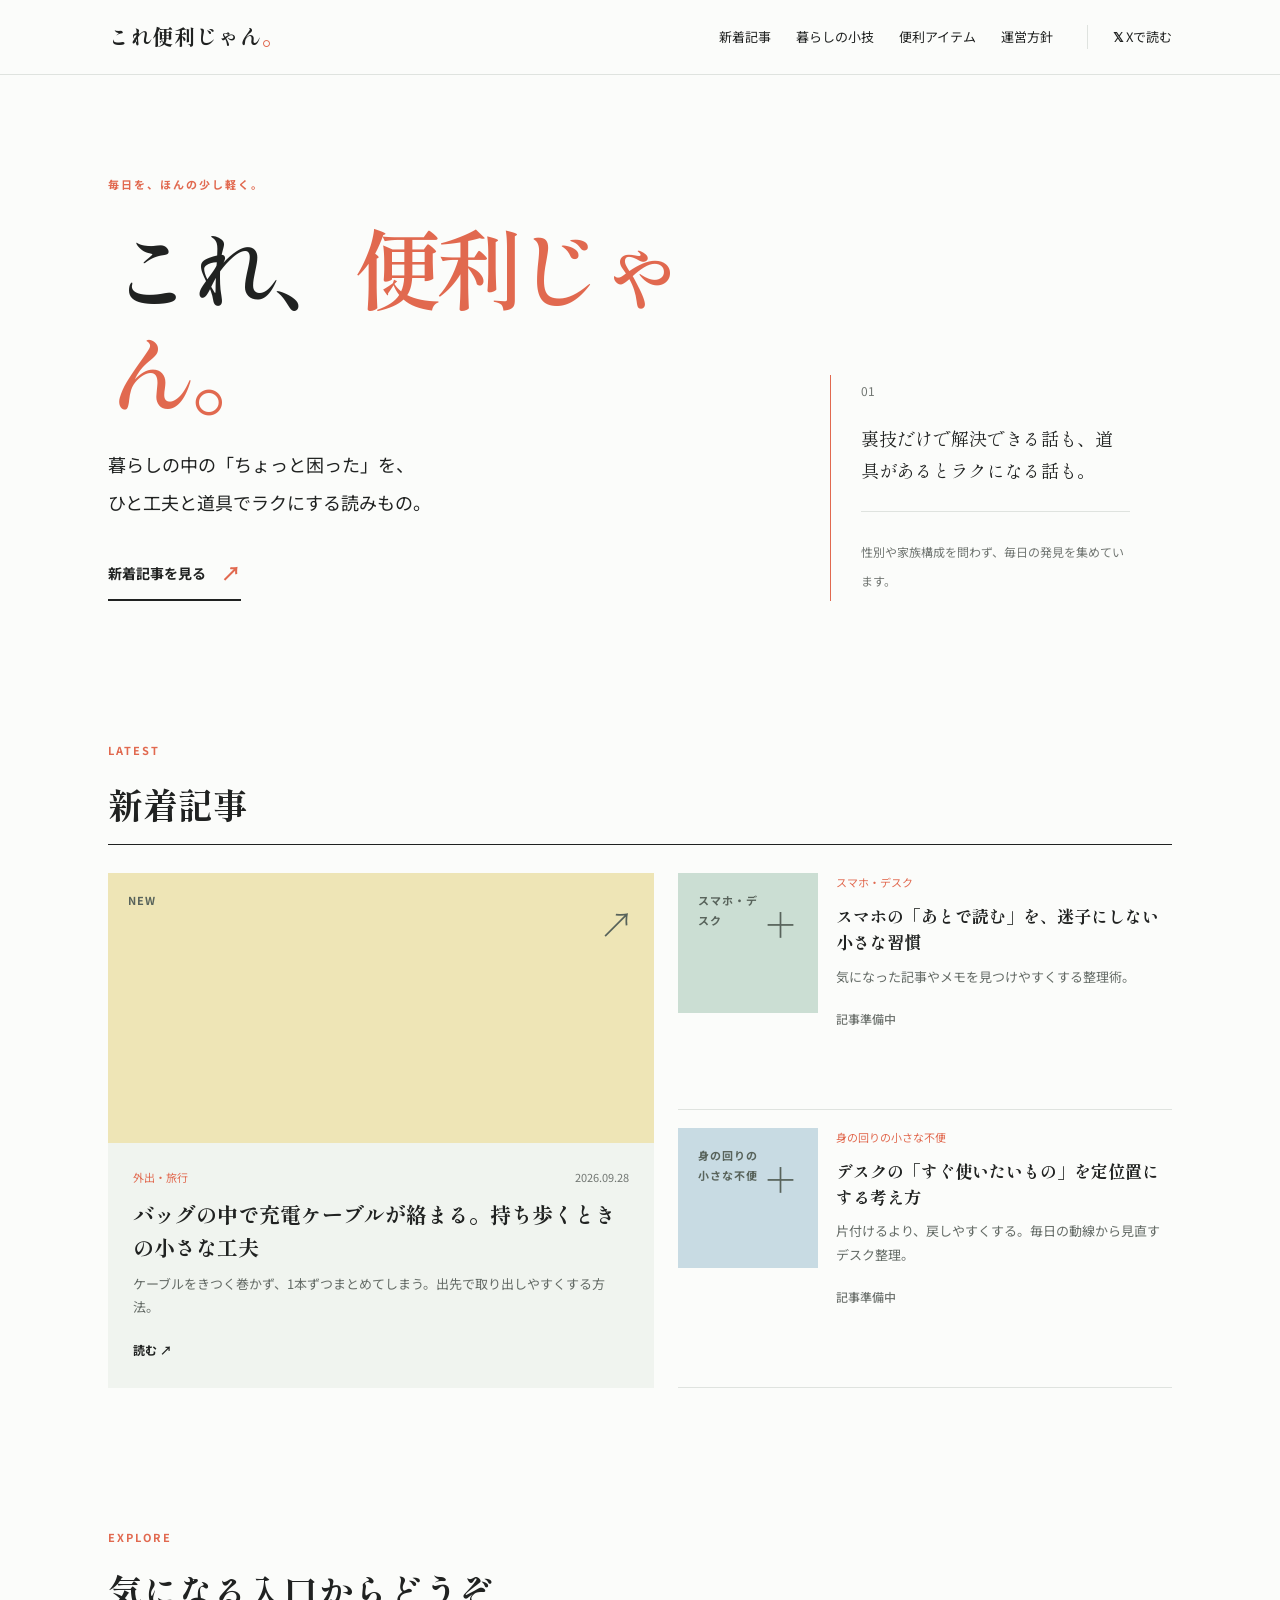
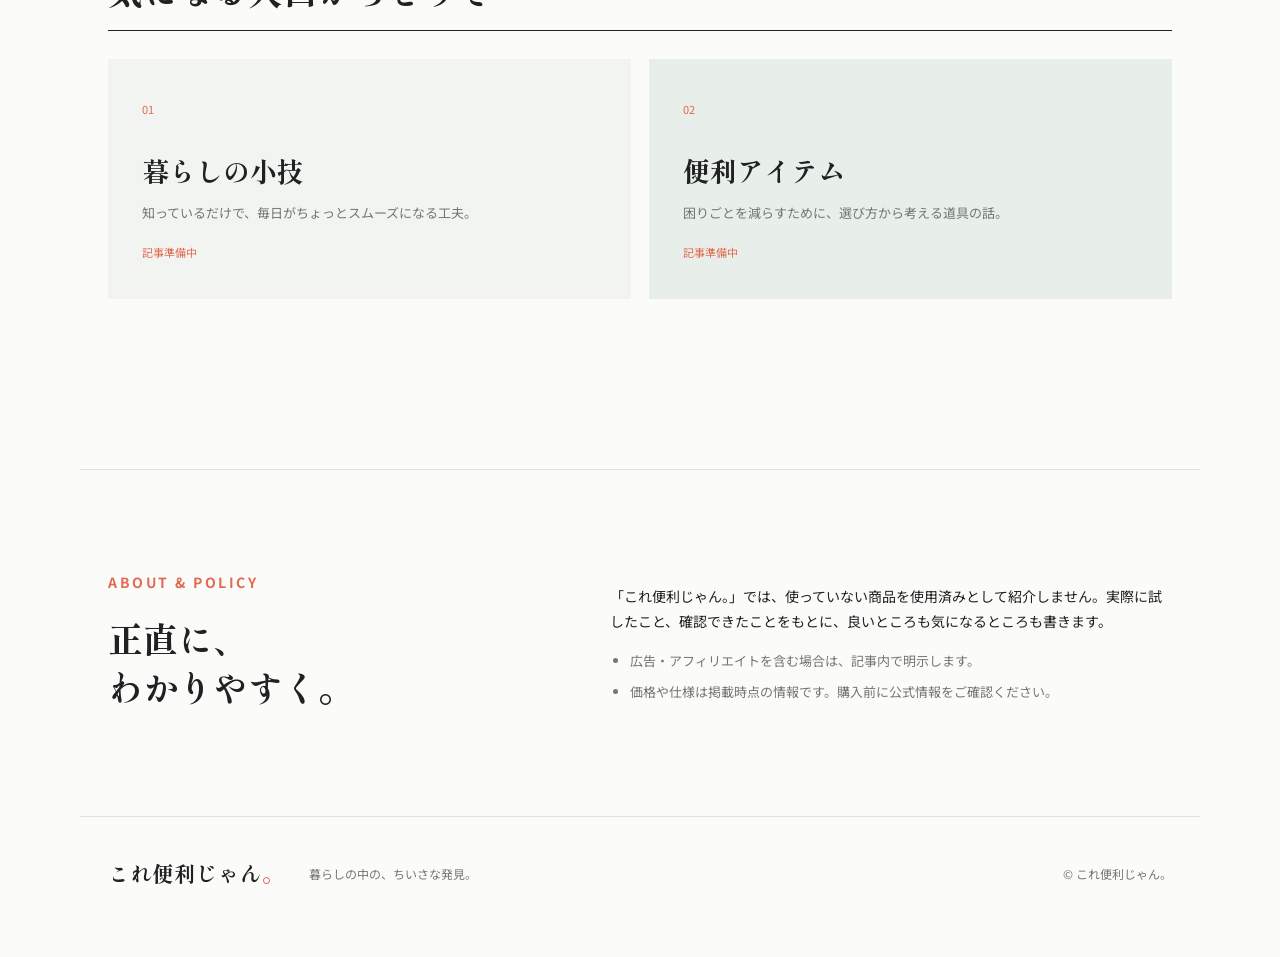
<file: index.html>
<!doctype html>
<html lang="ja">
<head>
  <meta charset="utf-8">
  <meta name="viewport" content="width=device-width, initial-scale=1">
  <meta name="description" content="暮らしの中のちょっとした不便を、ひと工夫と道具でラクにする読みもの。">
  <title>これ便利じゃん。| 暮らしの小さな発見</title>
  <link rel="stylesheet" href="./style.css">
</head>
<body>
<header class="site-header"><div class="header-inner"><a class="logo" href="./">これ便利じゃん<span>。</span></a><nav><a href="#new">新着記事</a><a href="#tips">暮らしの小技</a><a href="#items">便利アイテム</a><a href="#about">運営方針</a></nav><a class="x-link" href="https://x.com/SG3wuEgN3fQJinp" target="_blank" rel="noopener noreferrer"><b>𝕏</b> Xで読む</a></div></header>
<main>
<section class="intro"><div><p class="kicker">毎日を、ほんの少し軽く。</p><h1>これ、<em>便利じゃん。</em></h1><p class="lead">暮らしの中の「ちょっと困った」を、<br>ひと工夫と道具でラクにする読みもの。</p><a class="primary" href="#new">新着記事を見る <span>↗</span></a></div><aside><small>01</small><p>裏技だけで解決できる話も、道具があるとラクになる話も。</p><hr><small>性別や家族構成を問わず、毎日の発見を集めています。</small></aside></section>
<section class="section" id="new"><div class="section-head"><div><p class="eyebrow">LATEST</p><h2>新着記事</h2></div></div><div class="articles"><a class="article featured" href="./articles/cable-carry/"><div class="visual yellow"><b>NEW</b><span>↗</span></div><div class="article-body"><div class="meta"><span>外出・旅行</span><time datetime="2026-09-28">2026.09.28</time></div><h3>バッグの中で充電ケーブルが絡まる。持ち歩くときの小さな工夫</h3><p>ケーブルをきつく巻かず、1本ずつまとめてしまう。出先で取り出しやすくする方法。</p><strong>読む ↗</strong></div></a><div class="side"><div class="article preview"><div class="visual mint"><b>スマホ・デスク</b><span>＋</span></div><div class="article-body"><div class="meta"><span>スマホ・デスク</span></div><h3>スマホの「あとで読む」を、迷子にしない小さな習慣</h3><p>気になった記事やメモを見つけやすくする整理術。</p><strong>記事準備中</strong></div></div><div class="article preview"><div class="visual blue"><b>身の回りの小さな不便</b><span>＋</span></div><div class="article-body"><div class="meta"><span>身の回りの小さな不便</span></div><h3>デスクの「すぐ使いたいもの」を定位置にする考え方</h3><p>片付けるより、戻しやすくする。毎日の動線から見直すデスク整理。</p><strong>記事準備中</strong></div></div></div></div></section>
<section class="section" id="tips"><div class="section-head"><div><p class="eyebrow">EXPLORE</p><h2>気になる入口からどうぞ</h2></div></div><div class="entries"><div><small>01</small><h3>暮らしの小技</h3><p>知っているだけで、毎日がちょっとスムーズになる工夫。</p><small>記事準備中</small></div><div id="items"><small>02</small><h3>便利アイテム</h3><p>困りごとを減らすために、選び方から考える道具の話。</p><small>記事準備中</small></div></div></section>
<section class="policy" id="about"><div><p class="eyebrow">ABOUT & POLICY</p><h2>正直に、<br>わかりやすく。</h2></div><div><p>「これ便利じゃん。」では、使っていない商品を使用済みとして紹介しません。実際に試したこと、確認できたことをもとに、良いところも気になるところも書きます。</p><ul><li>広告・アフィリエイトを含む場合は、記事内で明示します。</li><li>価格や仕様は掲載時点の情報です。購入前に公式情報をご確認ください。</li></ul></div></section>
</main><footer><a class="logo" href="./">これ便利じゃん<span>。</span></a><p>暮らしの中の、ちいさな発見。</p><small>© これ便利じゃん。</small></footer>
</body></html>
</file>
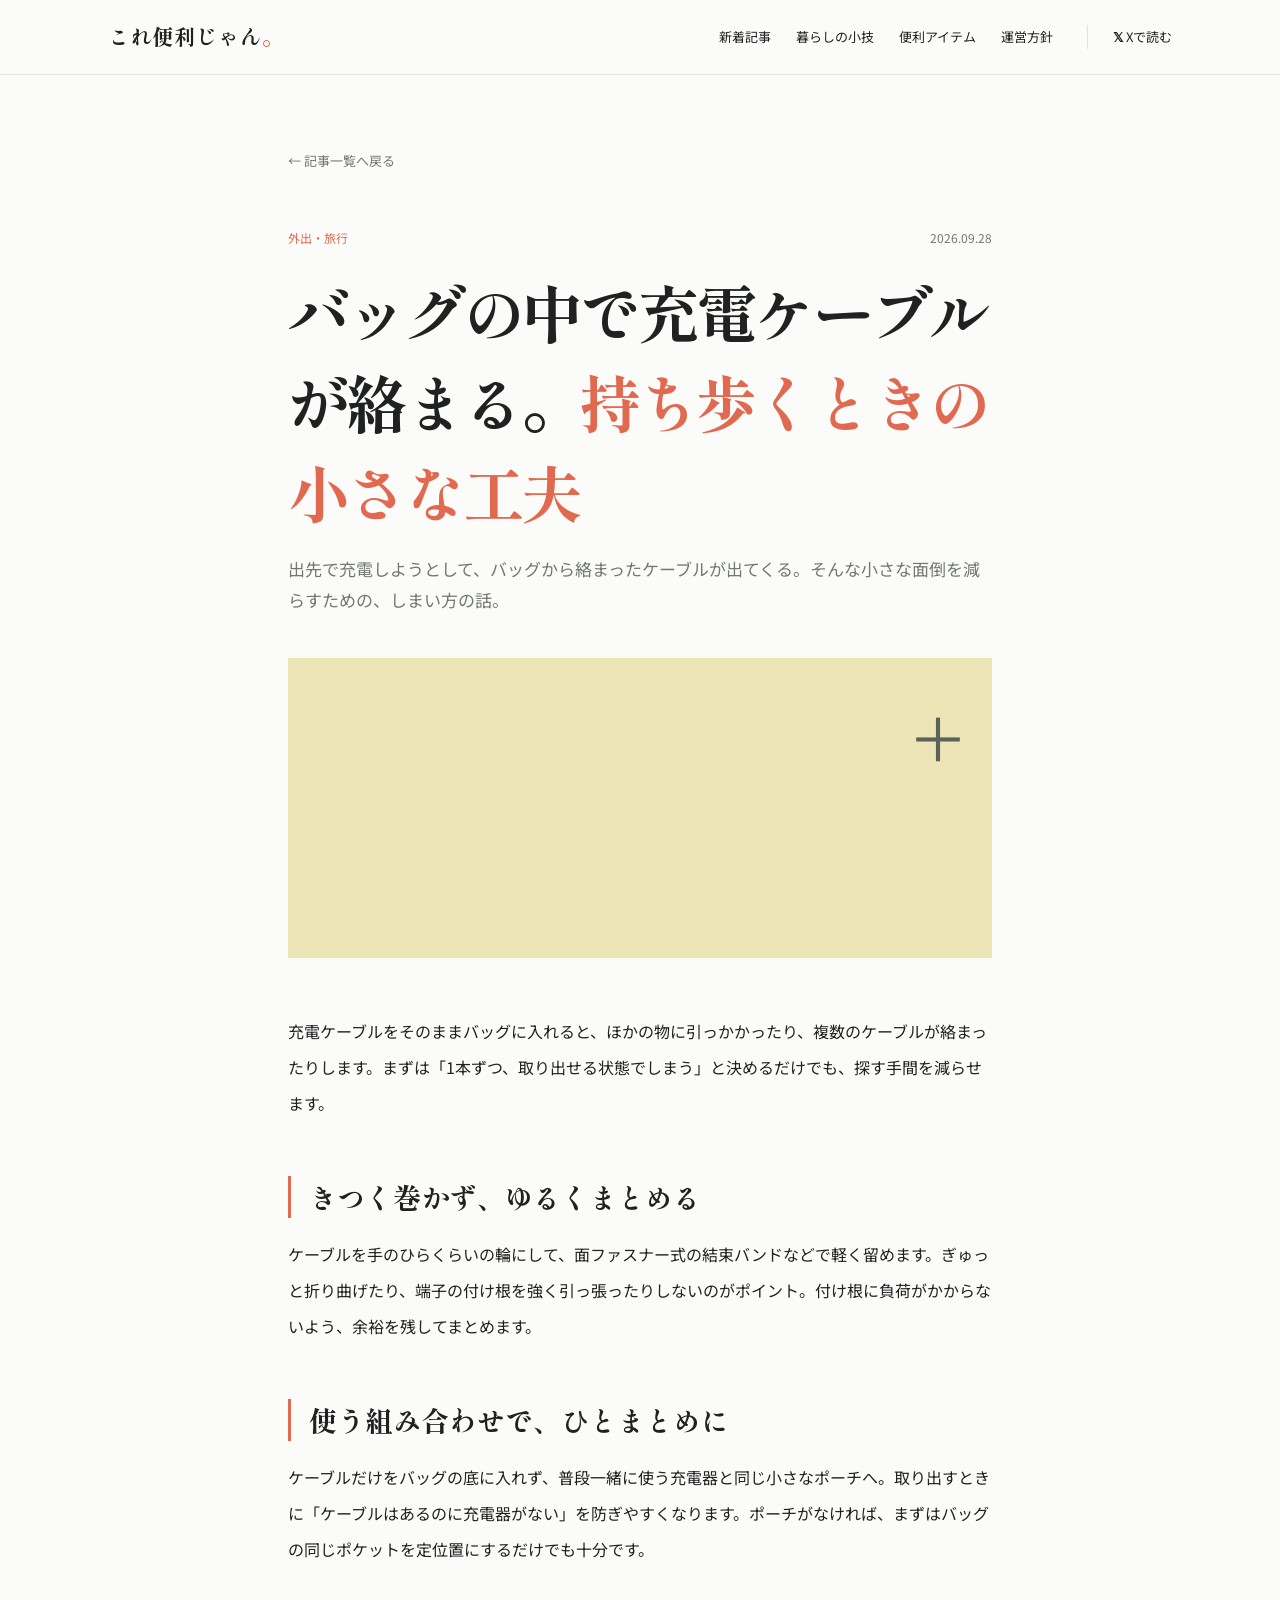
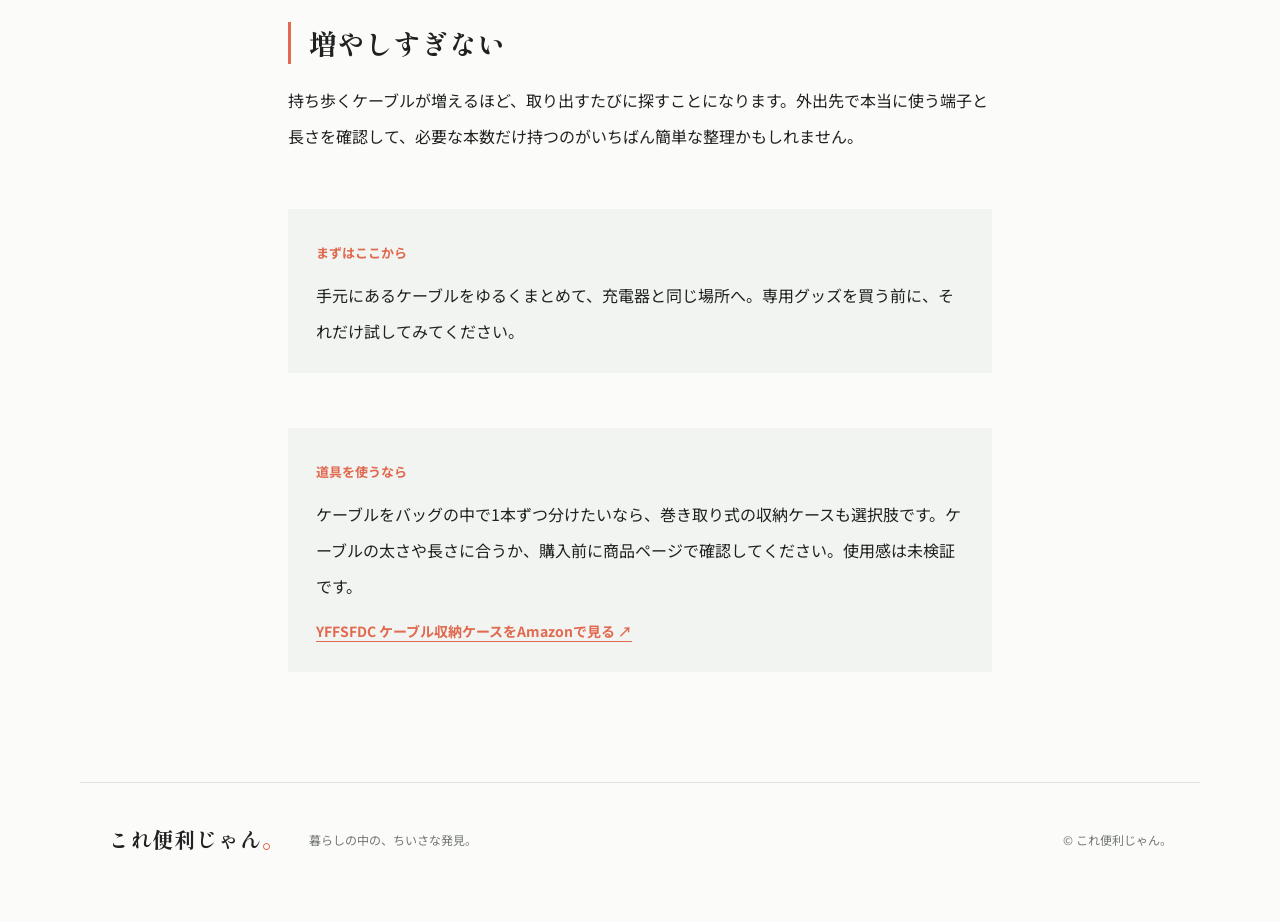
<file: articles/cable-carry/index.html>
<!doctype html>
<html lang="ja">
<head>
  <meta charset="utf-8">
  <meta name="viewport" content="width=device-width, initial-scale=1">
  <meta name="description" content="バッグの中で充電ケーブルが絡まるのを減らす、持ち歩くときのまとめ方。きつく巻かず、1本ずつしまう工夫を紹介します。">
  <title>バッグの中で充電ケーブルが絡まる。持ち歩くときの小さな工夫 | これ便利じゃん。</title>
  <link rel="stylesheet" href="../../style.css">
</head>
<body>
<header class="site-header"><div class="header-inner"><a class="logo" href="../../">これ便利じゃん<span>。</span></a><nav><a href="../../#new">新着記事</a><a href="../../#tips">暮らしの小技</a><a href="../../#items">便利アイテム</a><a href="../../#about">運営方針</a></nav><a class="x-link" href="https://x.com/SG3wuEgN3fQJinp" target="_blank" rel="noopener noreferrer"><b>𝕏</b> Xで読む</a></div></header>
<main class="article-page">
  <a class="back" href="../../#new">← 記事一覧へ戻る</a>
  <div class="meta"><span>外出・旅行</span><time datetime="2026-09-28">2026.09.28</time></div>
  <h1>バッグの中で充電ケーブルが絡まる。<em>持ち歩くときの小さな工夫</em></h1>
  <p class="article-lead">出先で充電しようとして、バッグから絡まったケーブルが出てくる。そんな小さな面倒を減らすための、しまい方の話。</p>
  <div class="article-visual yellow" aria-hidden="true"><span>＋</span></div>
  <div class="article-content">
    <p>充電ケーブルをそのままバッグに入れると、ほかの物に引っかかったり、複数のケーブルが絡まったりします。まずは「1本ずつ、取り出せる状態でしまう」と決めるだけでも、探す手間を減らせます。</p>
    <h2>きつく巻かず、ゆるくまとめる</h2>
    <p>ケーブルを手のひらくらいの輪にして、面ファスナー式の結束バンドなどで軽く留めます。ぎゅっと折り曲げたり、端子の付け根を強く引っ張ったりしないのがポイント。付け根に負荷がかからないよう、余裕を残してまとめます。</p>
    <h2>使う組み合わせで、ひとまとめに</h2>
    <p>ケーブルだけをバッグの底に入れず、普段一緒に使う充電器と同じ小さなポーチへ。取り出すときに「ケーブルはあるのに充電器がない」を防ぎやすくなります。ポーチがなければ、まずはバッグの同じポケットを定位置にするだけでも十分です。</p>
    <h2>増やしすぎない</h2>
    <p>持ち歩くケーブルが増えるほど、取り出すたびに探すことになります。外出先で本当に使う端子と長さを確認して、必要な本数だけ持つのがいちばん簡単な整理かもしれません。</p>
    <div class="article-note"><b>まずはここから</b><p>手元にあるケーブルをゆるくまとめて、充電器と同じ場所へ。専用グッズを買う前に、それだけ試してみてください。</p></div>
    <aside class="article-note product-note" aria-label="関連商品"><b>道具を使うなら</b><p>ケーブルをバッグの中で1本ずつ分けたいなら、巻き取り式の収納ケースも選択肢です。ケーブルの太さや長さに合うか、購入前に商品ページで確認してください。使用感は未検証です。</p><p><a href="https://www.amazon.co.jp/dp/B0BLNNK3S8" target="_blank" rel="noopener noreferrer">YFFSFDC ケーブル収納ケースをAmazonで見る ↗</a></p></aside>
  </div>
</main>
<footer><a class="logo" href="../../">これ便利じゃん<span>。</span></a><p>暮らしの中の、ちいさな発見。</p><small>© これ便利じゃん。</small></footer>
</body>
</html>
</file>
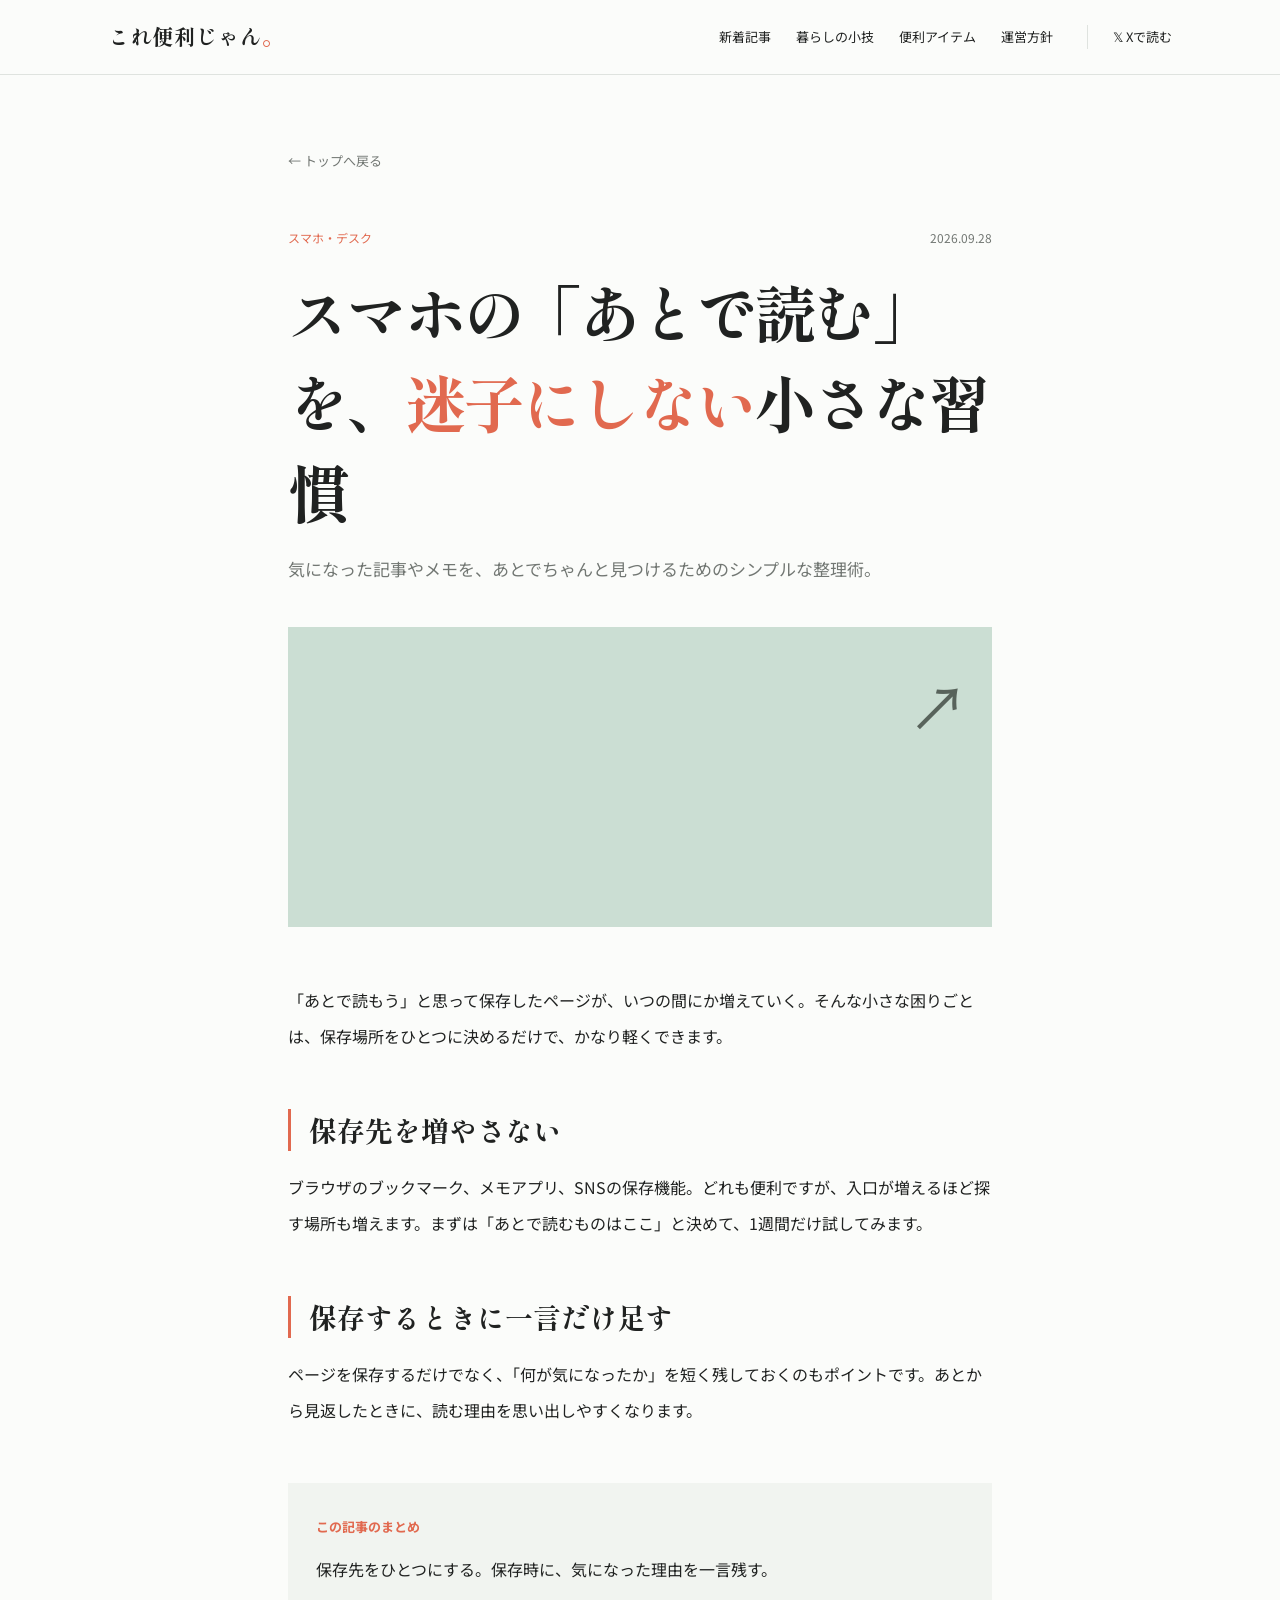
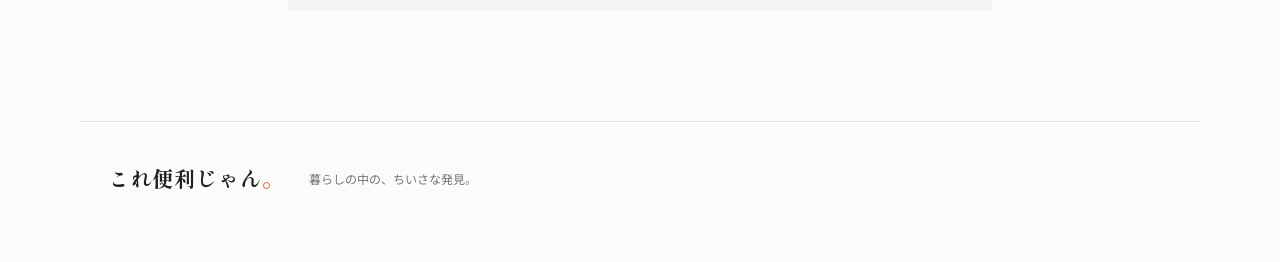
<file: articles/phone-read-later/index.html>
<!doctype html><html lang="ja"><head><meta charset="utf-8"><meta name="viewport" content="width=device-width, initial-scale=1"><meta name="description" content="スマホのあとで読むを迷子にしない小さな習慣。"><title>スマホの「あとで読む」を、迷子にしない小さな習慣 | これ便利じゃん。</title><link rel="stylesheet" href="../../style.css"></head><body><header class="site-header"><div class="header-inner"><a class="logo" href="../../">これ便利じゃん<span>。</span></a><nav><a href="../../#new">新着記事</a><a href="../../#tips">暮らしの小技</a><a href="../../#items">便利アイテム</a><a href="../../#about">運営方針</a></nav><a class="x-link" href="https://x.com/" target="_blank" rel="noreferrer">𝕏 Xで読む</a></div></header><main><article class="article-page"><a class="back" href="../../">← トップへ戻る</a><div class="meta"><span>スマホ・デスク</span><time>2026.09.28</time></div><h1>スマホの「あとで読む」を、<em>迷子にしない</em>小さな習慣</h1><p class="article-lead">気になった記事やメモを、あとでちゃんと見つけるためのシンプルな整理術。</p><div class="article-visual mint"><span>↗</span></div><div class="article-content"><p>「あとで読もう」と思って保存したページが、いつの間にか増えていく。そんな小さな困りごとは、保存場所をひとつに決めるだけで、かなり軽くできます。</p><h2>保存先を増やさない</h2><p>ブラウザのブックマーク、メモアプリ、SNSの保存機能。どれも便利ですが、入口が増えるほど探す場所も増えます。まずは「あとで読むものはここ」と決めて、1週間だけ試してみます。</p><h2>保存するときに一言だけ足す</h2><p>ページを保存するだけでなく、「何が気になったか」を短く残しておくのもポイントです。あとから見返したときに、読む理由を思い出しやすくなります。</p><div class="article-note"><b>この記事のまとめ</b><p>保存先をひとつにする。保存時に、気になった理由を一言残す。</p></div></div></article></main><footer><a class="logo" href="../../">これ便利じゃん<span>。</span></a><p>暮らしの中の、ちいさな発見。</p></footer></body></html>
</file>
<file: style.css>
@import url('https://fonts.googleapis.com/css2?family=Noto+Sans+JP:wght@400;500;700;800&family=Shippori+Mincho:wght@500;600;700&display=swap');
:root{--ink:#202221;--muted:#727773;--line:#dfe3df;--accent:#e1694f;--paper:#fbfcfa;--soft:#f1f4f0}*{box-sizing:border-box}html{scroll-behavior:smooth}body{margin:0;background:var(--paper);color:var(--ink);font-family:'Noto Sans JP',sans-serif;line-height:1.8}a{color:inherit;text-decoration:none}.site-header{border-bottom:1px solid var(--line);background:rgba(251,252,250,.95);position:sticky;top:0;z-index:2}.header-inner{max-width:1120px;margin:auto;padding:18px 28px;display:flex;align-items:center;gap:34px}.logo{font-family:'Shippori Mincho',serif;font-weight:700;font-size:21px;letter-spacing:.05em;white-space:nowrap}.logo span,em{color:var(--accent);font-style:normal}nav{display:flex;gap:25px;font-size:13px;margin-left:auto}nav a:hover,.x-link:hover,.section-head>a:hover{color:var(--accent)}.x-link{font-size:13px;border-left:1px solid var(--line);padding-left:25px}.intro,.section,.policy{max-width:1120px;margin:auto;padding:100px 28px}.intro{display:grid;grid-template-columns:1.5fr .8fr;gap:80px;align-items:end;min-height:520px}.kicker,.eyebrow{font-size:11px;letter-spacing:.18em;font-weight:700;color:var(--accent);margin:0 0 18px}.intro h1{font-family:'Shippori Mincho',serif;font-size:clamp(48px,7vw,88px);line-height:1.2;letter-spacing:-.07em;margin:0 0 22px;font-weight:600}.lead{font-size:18px;line-height:2.1;margin:0 0 34px}.primary{display:inline-flex;gap:15px;align-items:center;font-size:14px;font-weight:700;border-bottom:2px solid var(--ink);padding-bottom:8px}.primary span{color:var(--accent);font-size:20px}.intro aside{border-left:1px solid var(--accent);padding:0 0 8px 30px;max-width:300px}.intro aside small{color:var(--muted);font-size:12px}.intro aside p{font-family:'Shippori Mincho',serif;font-size:18px;line-height:1.8}.intro aside hr{border:0;border-top:1px solid var(--line);margin:24px 0}.section{padding-top:40px}.section-head{display:flex;justify-content:space-between;align-items:end;border-bottom:1px solid var(--ink);padding-bottom:16px;margin-bottom:28px}.section-head h2,.policy h2{font-family:'Shippori Mincho',serif;font-size:35px;line-height:1.4;margin:0}.section-head>a{font-size:12px}.articles{display:grid;grid-template-columns:1.05fr .95fr;gap:24px}.article{display:block}.article:hover h3{color:var(--accent)}.featured{background:#f0f4ef}.visual{height:170px;padding:18px 20px;display:flex;justify-content:space-between;align-items:flex-start;color:#58635b}.featured .visual{height:270px}.visual span{font-size:35px;font-weight:300}.visual b{font-size:11px;letter-spacing:.08em}.mint{background:#cbded3}.yellow{background:#eee5b6}.blue{background:#c8dbe3}.article-body{padding:20px 2px}.featured .article-body{padding:25px}.meta{display:flex;justify-content:space-between;color:var(--muted);font-size:11px;margin-bottom:10px}.meta span{color:var(--accent)}h3{font-family:'Shippori Mincho',serif;font-size:21px;line-height:1.55;margin:0 0 9px}.article p{font-size:13px;color:#646b66;line-height:1.8;margin:0 0 15px}.article strong{font-size:12px}.side{display:grid;gap:18px}.side .article{display:grid;grid-template-columns:140px 1fr;gap:18px;border-bottom:1px solid var(--line)}.side .visual{height:140px}.side .article-body{padding:0}.side h3{font-size:17px}.entries{display:grid;grid-template-columns:1fr 1fr;gap:18px}.entries a{padding:34px;background:var(--soft);min-height:200px;transition:transform .2s}.entries a:last-child{background:#e8eee9}.entries a:hover{transform:translateY(-4px)}.entries small{color:var(--accent);font-size:11px}.entries h3{font-size:27px;margin-top:28px}.entries h3 span{float:right;color:var(--accent);font-family:inherit}.entries p{font-size:13px;color:var(--muted);margin:0}.policy{display:grid;grid-template-columns:.75fr 1fr;gap:80px;border-top:1px solid var(--line);margin-top:70px}.policy p{font-size:14px}.policy ul{padding-left:20px;font-size:13px;color:var(--muted)}.policy li{margin:8px 0}footer{border-top:1px solid var(--line);max-width:1120px;margin:0 auto;padding:34px 28px 60px;display:flex;align-items:center;gap:25px}footer p,footer small{font-size:12px;color:var(--muted)}footer small{margin-left:auto}@media(max-width:700px){.header-inner{padding:15px 18px}nav{display:none}.x-link{margin-left:auto;border:0;padding:0;font-size:12px}.intro,.section,.policy{padding:65px 20px}.intro{display:block;min-height:auto}.intro aside{margin-top:70px}.intro h1{font-size:52px}.lead{font-size:15px}.section-head h2{font-size:28px}.articles{display:block}.featured{margin-bottom:24px}.featured .visual{height:190px}.side{gap:0}.side .article{padding:18px 0}.entries{display:block}.entries a{display:block;margin-bottom:12px;min-height:175px}.policy{display:block;margin-top:30px}.policy h2{margin-bottom:30px}footer{padding:30px 20px;display:block}footer p{margin:8px 0}footer small{display:block;margin-top:20px}}
.article-page{max-width:760px;margin:auto;padding:70px 28px 110px}.back{display:inline-block;font-size:13px;color:var(--muted);margin-bottom:55px}.back:hover{color:var(--accent)}.article-page>.meta{font-size:12px}.article-page h1{font-family:'Shippori Mincho',serif;font-size:clamp(36px,6vw,62px);line-height:1.45;letter-spacing:-.06em;margin:18px 0}.article-page h1 em{font-style:normal;color:var(--accent)}.article-lead{font-size:17px;color:var(--muted);margin:0 0 42px}.article-visual{height:300px;display:flex;justify-content:flex-end;align-items:flex-start;padding:24px;margin-bottom:55px}.article-visual span{font-size:60px;color:#58635b}.article-content{font-size:16px;line-height:2.25}.article-content p{margin:0 0 34px}.article-content h2{font-family:'Shippori Mincho',serif;font-size:28px;line-height:1.5;margin:55px 0 18px;padding-left:18px;border-left:3px solid var(--accent)}.article-note{background:var(--soft);padding:24px 28px;margin-top:55px}.article-note p{margin:8px 0 0}.article-note b{font-size:13px;color:var(--accent)}@media(prefers-reduced-motion:reduce){html{scroll-behavior:auto}.entries a{transition:none}}

.entries>div{padding:34px;background:var(--soft);min-height:200px}.entries>div:last-child{background:#e8eee9}.entries>div h3{font-size:27px;margin-top:28px}.entries>div p{font-size:13px;color:var(--muted);margin:0 0 12px}.entries>div small{color:var(--accent);font-size:11px}.preview strong{color:var(--muted);font-weight:500}@media(max-width:700px){.entries>div{margin-bottom:12px;min-height:175px}}

.product-note a{color:var(--accent);font-size:14px;font-weight:700;text-decoration:underline;text-underline-offset:4px}.product-note a:hover{color:var(--ink)}
</file>
